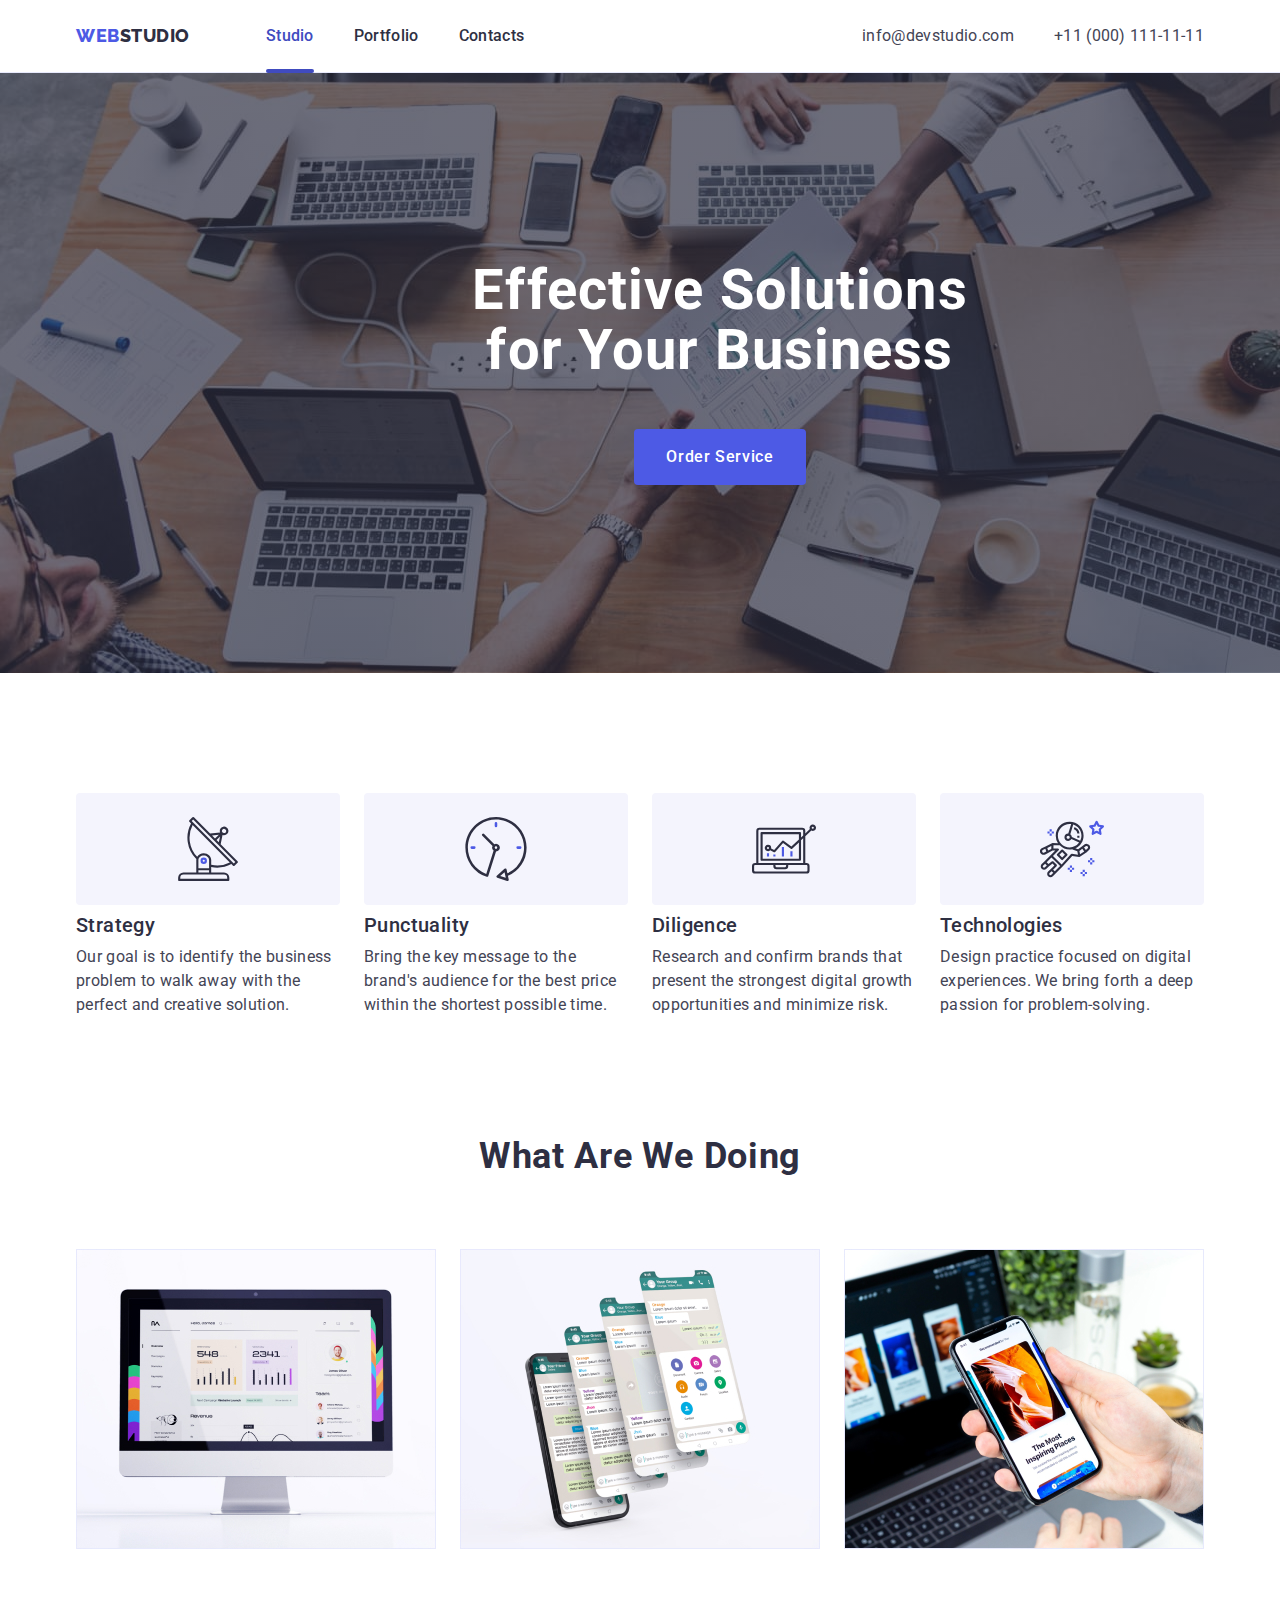
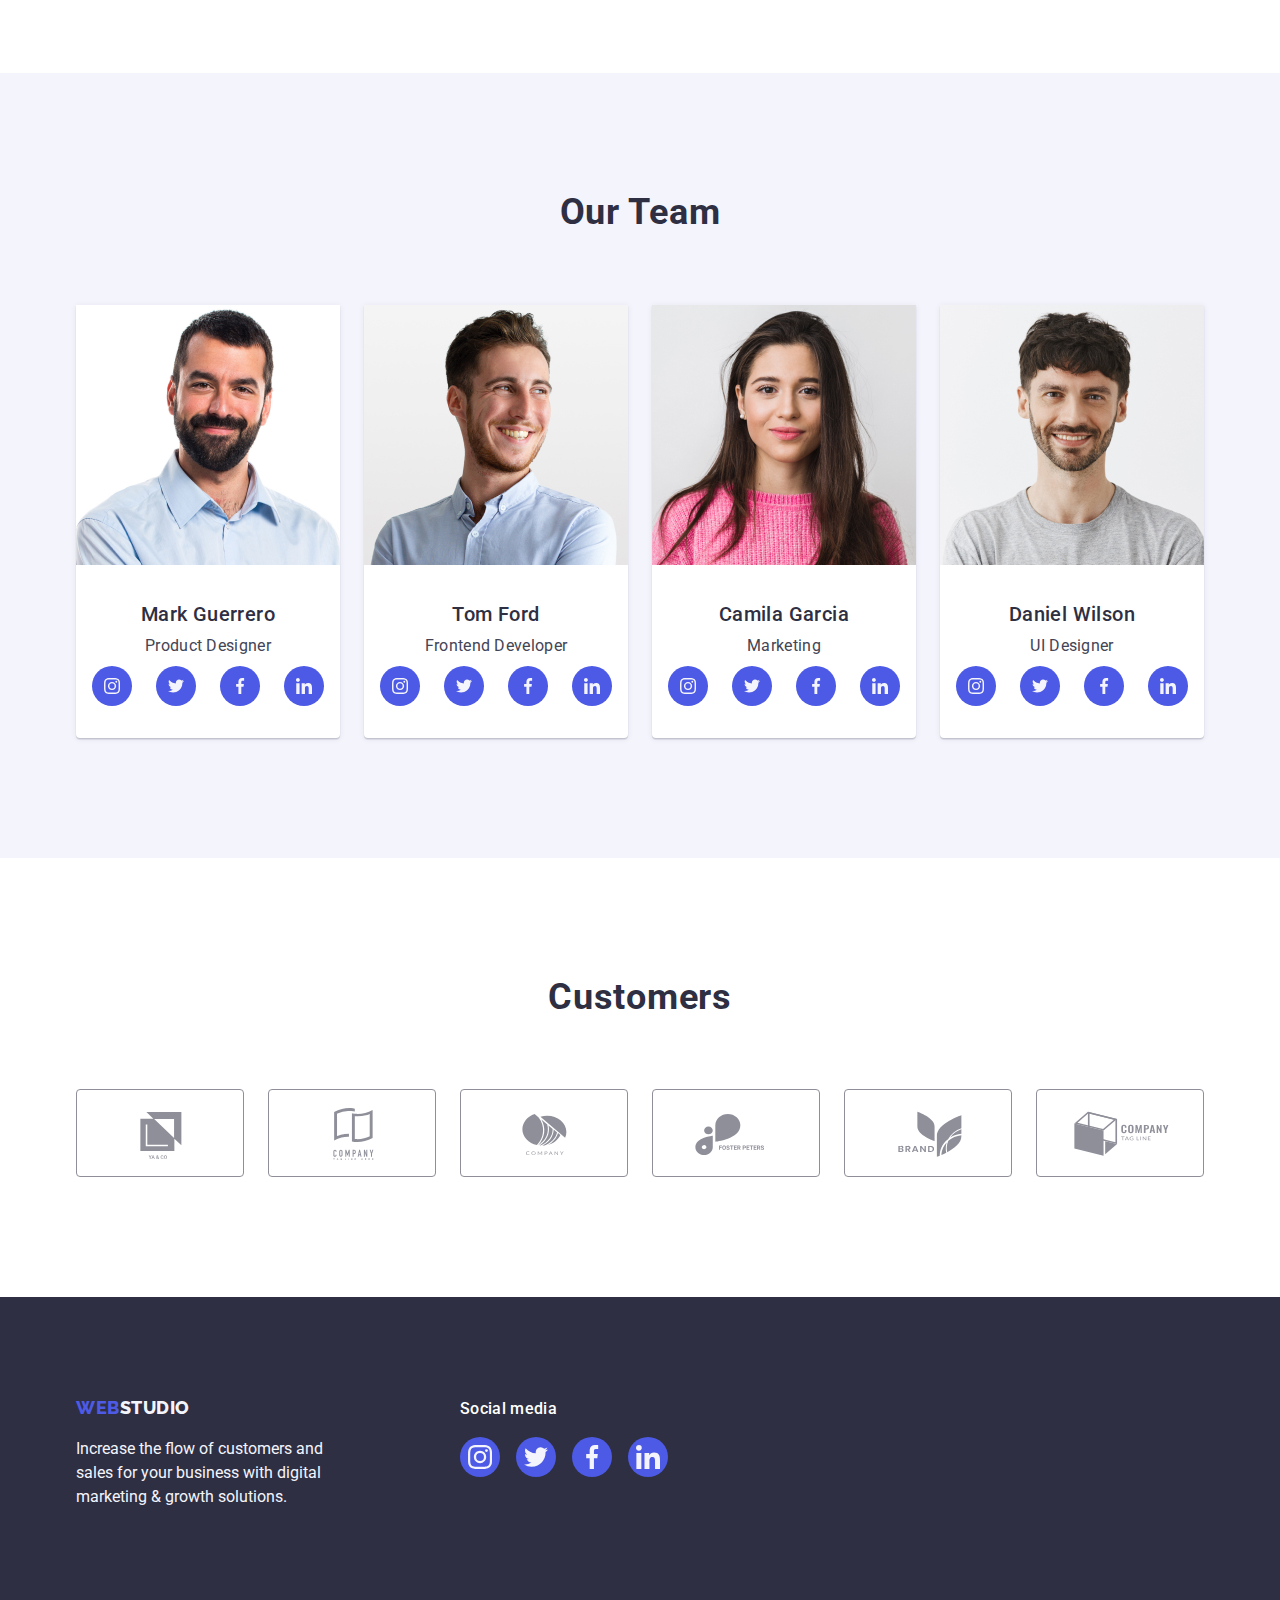
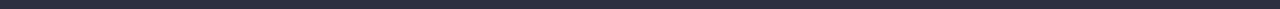
<file: index.html>
<!DOCTYPE html>
<html lang="en">
    <head>
        <meta charset="UTF-8">
        <meta http-equiv="X-UA-Compatible" content="IE=edge">
        <meta name="viewport" content="width=device-width, initial-scale=1.0">
        <link rel="stylesheet" href="https://cdnjs.cloudflare.com/ajax/libs/modern-normalize/1.0.0/modern-normalize.min.css"/>
        <link rel="stylesheet" href="./css/styles.css">
        <title>Web Studio</title>
        <link rel="preconnect" href="https://fonts.googleapis.com" />
        <link rel="preconnect" href="https://fonts.gstatic.com" crossorigin />
        <link href="https://fonts.googleapis.com/css2?family=Raleway:wght@800&family=Roboto:wght@400;500;700;900&display=swap" rel="stylesheet" />
    </head>
<body>
        <header>
            <div class="container header-container">
            <nav class="header-nav">
                <a href="./index.html" class="header-logo link">Web<span>Studio</span></a>
                <ul class="header-list list">
                    <li class="header-item">
                        <a href="./index.html" class="header-link link active-menu">Studio</a>
                    </li>
                    <li class="header-item">
                        <a href="./portfolio.html" class="header-link link">Portfolio</a>
                    </li>
                    <li class="header-item">
                        <a href="" class="header-link link">Contacts</a>
                    </li>
                </ul>
            </nav>
            <address class="header-contact">
                <ul class="header-contact-item list">
                    <li class="header-contact-list">
                        <a href="mailto:info@devstudio.com" class="header-contact-itm">info@devstudio.com</a>
                    </li>
                    <li class="header-contact-list">
                        <a href="tel:+110001111111" class="header-contact-itm">+11 (000) 111-11-11</a>
                    </li>
                </ul>
            </address>
        </div>
    </header>

    <main>
        <section class="order section">
                    <div class="container">
                    <h1 class="order-title">Effective Solutions for Your Business</h1>

                    <button type="button" class="order-btn" data-modal-open>Order Service</button>

                    <div class="backdrop is-hidden" data-modal>
                        <div class="modal">
                            <button data-modal-close class="order-modal-close">
                                <svg width="8" height="8">
                                    <use href="./images/symbol-defs.svg#icon-close"></use>
                                </svg>
                            </button>
                        </div>
                    </div>
                </div>
        </section>

        <section class="features section">
            <div class="container">
                <h2 hidden class="hidden-title">features</h2>
            <ul class="features-list list">
            <li class="features-item">
                <div class="features-icons">
                    <svg class="features-icon" width="64" height="64">
                        <use href="./images/symbol-defs.svg#icon-antenna"></use>
                    </svg>
                </div>

                <h3 class="features-subtitle">Strategy</h3>
                <p class="features-item-text">
                    Our goal is to identify the business problem to walk away with the perfect and creative solution.
                </p>
            </li>
            <li class="features-item">
                <div class="features-icons">
                    <svg class="features-icon" width="64" height="64">
                        <use href="./images/symbol-defs.svg#icon-clock"></use>
                    </svg>
                </div>
                <h3 class="features-subtitle">Punctuality</h3>
                <p class="features-item-text">
                    Bring the key message to the brand's audience for the best price within the shortest possible time.
                </p>
            </li>
            <li class="features-item">
                <div class="features-icons">
                    <svg class="features-icon" width="64" height="64">
                        <use href="./images/symbol-defs.svg#icon-diagram"></use>
                    </svg>
                </div>
                <h3 class="features-subtitle">Diligence</h3>
                <p class="features-item-text">
                    Research and confirm brands that present the strongest digital growth opportunities and minimize risk.
                </p>
            </li>
            <li class="features-item">
                <div class="features-icons">
                    <svg class="features-icon" width="64" height="64">
                        <use href="./images/symbol-defs.svg#icon-astronaut"></use>
                    </svg>
                </div>
                <h3 class="features-subtitle">Technologies</h3>
                <p class="features-item-text">
                    Design practice focused on digital experiences. We bring forth a deep passion for problem-solving.
                </p>
            </li>
            </ul>
        </div>
        </section>

        <section class="about">
            <div class="container">
                <h2 class="about-title">What are we doing</h2>
            <ul class="about-list list">
            <li class="about-item">
                <img src="./images/img-pc.jpg" alt="photo1" width="360" height="300" class="about-img">
            </li>
            <li class="about-item">
                <img src="./images/img-phone.jpg" alt="photo2" width="360" height="300" class="about-img">
            </li>
            <li class="about-item">
                <img src="./images/img-phone2.jpg" alt="photo3" width="360" height="300" class="about-img">
            </li>
        </ul>
        </div>
        </section>

        <section class="team section">
            <div class="container">
                <h2 class="team-title">Our Team</h2>
                <ul class="team-list list">
                <li class="team-list-item">
                    <img src="./images/mark-guerrero.jpg" alt="1" width="264" height="260">
                    <div class="team-list-cover">
                        <h3 class="team-name">Mark Guerrero</h3>
                        <p class="team-item-text">Product Designer</p>

                        <ul class="team-icon-list list">
                            <li class="icon-list-item">
                                <a href="" class="team-icon-link">
                                    <svg class="link-icon" width="16" height="16">
                                        <use href="./images/symbol-defs.svg#icon-instagram"></use>
                                    </svg>
                                </a>
                            </li>
                            <li class="icon-list-item">
                                <a href="" class="team-icon-link">
                                    <svg class="link-icon" width="16" height="16">
                                        <use href="./images/symbol-defs.svg#icon-twitter"></use>
                                    </svg>
                                </a>
                            </li>
                            <li class="icon-list-item">
                                <a href="" class="team-icon-link">
                                    <svg class="link-icon" width="16" height="16">
                                        <use href="./images/symbol-defs.svg#icon-facebook"></use>
                                    </svg>
                                </a>
                            </li>
                            <li class="icon-list-item">
                                <a href="" class="team-icon-link">
                                    <svg class="link-icon" width="16" height="16">
                                        <use href="./images/symbol-defs.svg#icon-linkedin"></use>
                                    </svg>
                                </a>
                            </li>
                        </ul>
                    </div>
                </li>

                <li class="team-list-item">
                    <img src="./images/tom-ford.jpg" alt="2" width="264" height="260">
                    <div class="team-list-cover">
                        <h3 class="team-name">Tom Ford</h3>
                        <p class="team-item-text">Frontend Developer</p>
                        
                        <ul class="team-icon-list list">
                            <li class="icon-list-item">
                                <a href="" class="team-icon-link">
                                    <svg class="link-icon" width="16" height="16">
                                        <use href="./images/symbol-defs.svg#icon-instagram"></use>
                                    </svg>
                                </a>
                            </li>
                            <li class="icon-list-item">
                                <a href="" class="team-icon-link">
                                    <svg class="link-icon" width="16" height="16">
                                        <use href="./images/symbol-defs.svg#icon-twitter"></use>
                                    </svg>
                                </a>
                            </li>
                            <li class="icon-list-item">
                                <a href="" class="team-icon-link">
                                    <svg class="link-icon" width="16" height="16">
                                        <use href="./images/symbol-defs.svg#icon-facebook"></use>
                                    </svg>
                                </a>
                            </li>
                            <li class="icon-list-item">
                                <a href="" class="team-icon-link">
                                    <svg class="link-icon" width="16" height="16">
                                        <use href="./images/symbol-defs.svg#icon-linkedin"></use>
                                    </svg>
                                </a>
                            </li>
                        </ul>

                    </div>
                </li>

                <li class="team-list-item">
                    <img src="./images/camila-garcia.jpg" alt="3" width="264" height="260">
                    <div class="team-list-cover">
                        <h3 class="team-name">Camila Garcia</h3>
                        <p class="team-item-text">Marketing</p>

                        <ul class="team-icon-list list">
                            <li class="icon-list-item">
                                <a href="" class="team-icon-link">
                                    <svg class="link-icon" width="16" height="16">
                                        <use href="./images/symbol-defs.svg#icon-instagram"></use>
                                    </svg>
                                </a>
                            </li>
                            <li class="icon-list-item">
                                <a href="" class="team-icon-link">
                                    <svg class="link-icon" width="16" height="16">
                                        <use href="./images/symbol-defs.svg#icon-twitter"></use>
                                    </svg>
                                </a>
                            </li>
                            <li class="icon-list-item">
                                <a href="" class="team-icon-link">
                                    <svg class="link-icon" width="16" height="16">
                                        <use href="./images/symbol-defs.svg#icon-facebook"></use>
                                    </svg>
                                </a>
                            </li>
                            <li class="icon-list-item">
                                <a href="" class="team-icon-link">
                                    <svg class="link-icon" width="16" height="16">
                                        <use href="./images/symbol-defs.svg#icon-linkedin"></use>
                                    </svg>
                                </a>
                            </li>
                        </ul>
                    </div>
                </li>

                <li class="team-list-item">
                    <img src="./images/daniel-wilson.jpg" alt="4" width="264" height="260">
                    <div class="team-list-cover">
                        <h3 class="team-name">Daniel Wilson</h3>
                        <p class="team-item-text">UI Designer</p>

                        <ul class="team-icon-list list">
                            <li class="icon-list-item">
                                <a href="" class="team-icon-link">
                                    <svg class="link-icon" width="16" height="16">
                                        <use href="./images/symbol-defs.svg#icon-instagram"></use>
                                    </svg>
                                </a>
                            </li>
                            <li class="icon-list-item">
                                <a href="" class="team-icon-link">
                                    <svg class="link-icon" width="16" height="16">
                                        <use href="./images/symbol-defs.svg#icon-twitter"></use>
                                    </svg>
                                </a>
                            </li>
                            <li class="icon-list-item">
                                <a href="" class="team-icon-link">
                                    <svg class="link-icon" width="16" height="16">
                                        <use href="./images/symbol-defs.svg#icon-facebook"></use>
                                    </svg>
                                </a>
                            </li>
                            <li class="icon-list-item">
                                <a href="" class="team-icon-link">
                                    <svg class="link-icon" width="16" height="16">
                                        <use href="./images/symbol-defs.svg#icon-linkedin"></use>
                                    </svg>
                                </a>
                            </li>
                        </ul>
                    </div>
                </li>
                
            </ul>
            </div>
        </section>

        <section class="customers section">
            <div class="container">
                <h2 class="customers-title">Customers</h2>
                <ul class="customers-list list">
                        <li class="customers-item">
                            <a href="" class="customers-link link">
                            <svg class="company-icon" width="104" height="56">
                                <use href="./images/company-icon.svg#icon-ya-co"></use>
                            </svg>
                            </a>
                    </li>
                    <li class="customers-item">
                        <a href="" class="customers-link link">
                        <svg class="company-icon" width="104" height="56">
                            <use href="./images/company-icon.svg#icon-tagline"></use>
                        </svg>
                        </a>
                    </li>
                    <li class="customers-item">
                        <a href="" class="customers-link link">
                        <svg class="company-icon" width="104" height="56">
                            <use href="./images/company-icon.svg#icon-company"></use>
                        </svg>
                        </a>
                    </li>
                    <li class="customers-item">
                        <a href="" class="customers-link link">
                        <svg class="company-icon" width="104" height="56">
                            <use href="./images/company-icon.svg#icon-foster-peters"></use>
                        </svg>
                        </a>
                    </li>
                    <li class="customers-item">
                        <a href="" class="customers-link link">
                        <svg class="company-icon" width="104" height="56">
                            <use href="./images/company-icon.svg#icon-brand"></use>
                        </svg>
                        </a>
                    </li>
                    <li class="customers-item">
                        <a href="" class="customers-link link">
                        <svg class="company-icon" width="104" height="56">
                            <use href="./images/company-icon.svg#icon-company-tag"></use>
                        </svg>
                        </a>
                    </li>
                </ul>
            </div>
        </section>
    </main>

    <footer class="footer">
        <div class="container footer-container">
            <div class="footer-wrapper">
            <a href="./index.html" class="footer-logo link">Web<span class="footer-logo-span">Studio</span></a>
        <p class="footer-text">Increase the flow of customers and sales for your business with digital marketing & growth solutions.</p>
        </div>
            <div class="footer-social">
                <h3 class="footer-social-title">Social media</h3>
                <ul class="footer-social-list list">
                    <li class="footer-icon-item">
                        <a href="" class="footer-icon-link">
                            <svg class="footer-icon" width="24" height="24">
                                <use href="./images/symbol-defs.svg#icon-instagram"></use>
                            </svg>
                        </a>
                    </li>
                    <li class="footer-icon-item">
                        <a href="" class="footer-icon-link">
                            <svg class="footer-icon" width="24" height="24">
                                <use href="./images/symbol-defs.svg#icon-twitter"></use>
                            </svg>
                        </a>
                    </li>
                    <li class="footer-icon-item">
                        <a href="" class="footer-icon-link">
                            <svg class="footer-icon" width="24" height="24">
                                <use href="./images/symbol-defs.svg#icon-facebook"></use>
                            </svg>
                        </a>
                    </li>
                    <li class="footer-icon-item">
                        <a href="" class="footer-icon-link">
                            <svg class="footer-icon" width="24" height="24">
                                <use href="./images/symbol-defs.svg#icon-linkedin"></use>
                            </svg>
                        </a>
                    </li>
                </ul>
            </div>
        </div>
    </footer>

    <script src="./js/modal.js"></script>
</body>
</html>
</file>
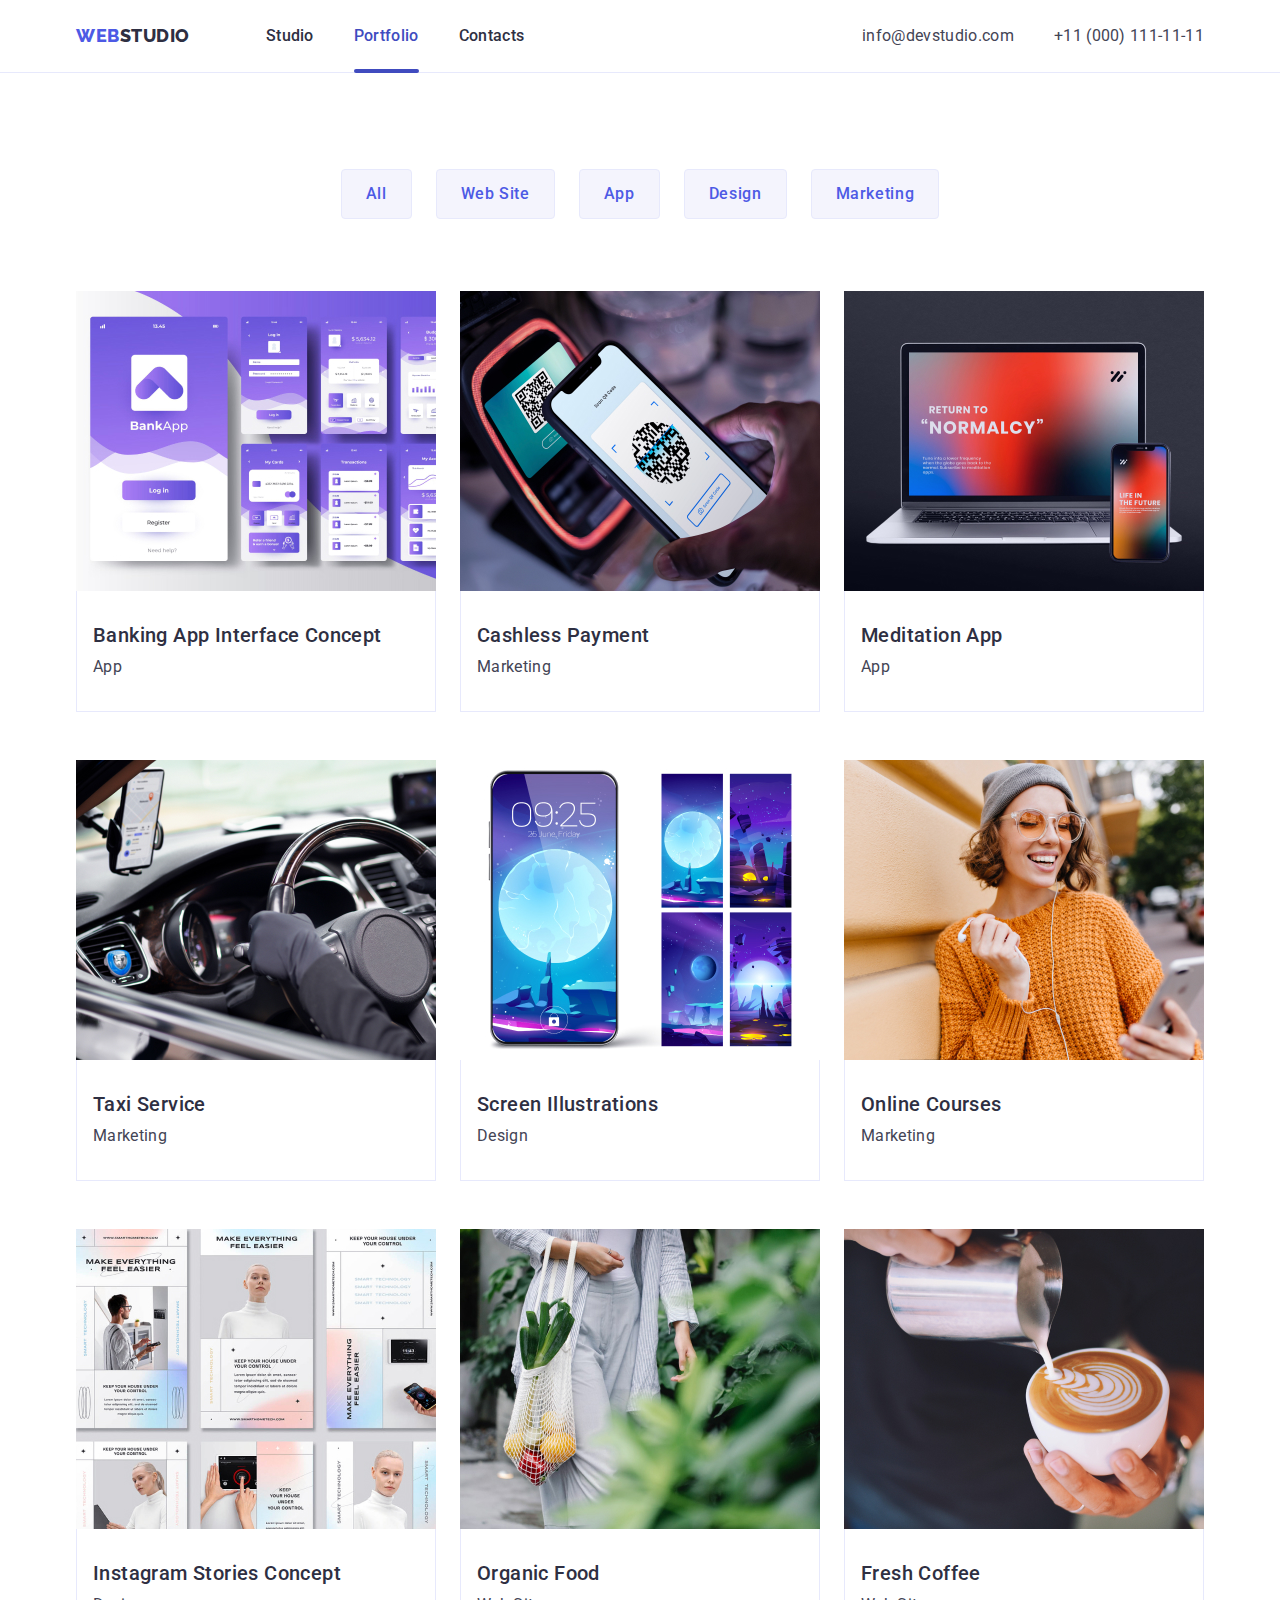
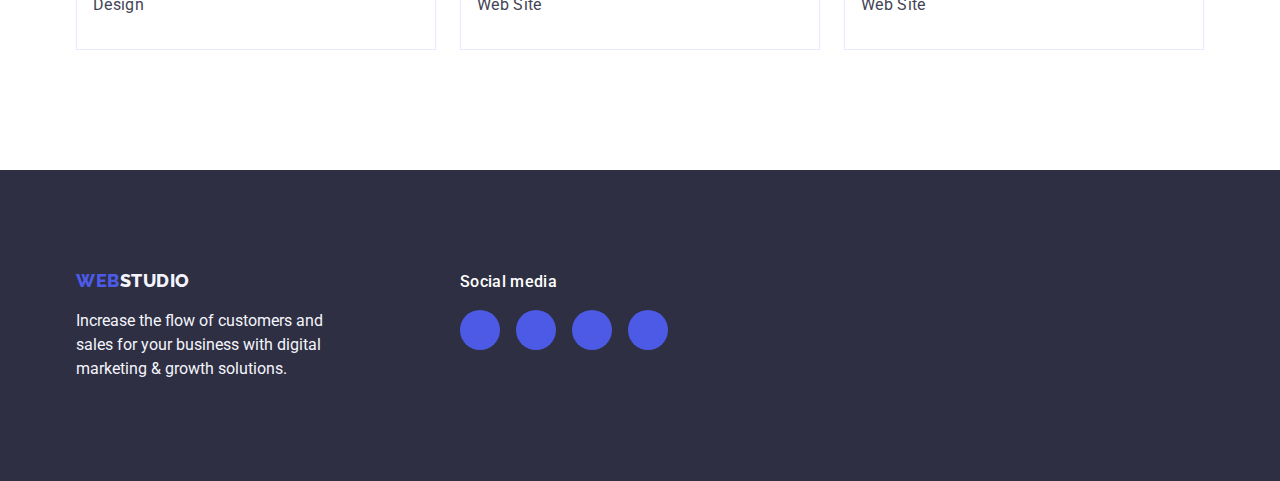
<file: portfolio.html>
<!DOCTYPE html>
<html lang="en">
<head>
    <meta charset="UTF-8">
        <meta http-equiv="X-UA-Compatible" content="IE=edge">
        <meta name="viewport" content="width=device-width, initial-scale=1.0">
        <link rel="stylesheet" href="https://cdnjs.cloudflare.com/ajax/libs/modern-normalize/1.0.0/modern-normalize.min.css"/>
        <link rel="stylesheet" href="./css/styles.css">
        <title>Portfolio</title>
        <link rel="preconnect" href="https://fonts.googleapis.com" />
        <link rel="preconnect" href="https://fonts.gstatic.com" crossorigin />
        <link href="https://fonts.googleapis.com/css2?family=Raleway:wght@800&family=Roboto:wght@400;500;700;900&display=swap" rel="stylesheet" />
</head>
<body>
    <header>
        <div class="container header-container">
        <nav class="header-nav">
            <a href="./index.html" class="header-logo link">Web<span>Studio</span></a>
            <ul class="header-list list">
                <li class="header-item">
                    <a href="./index.html" class="header-link link">Studio</a>
                </li>
                <li class="header-item">
                    <a href="./portfolio.html" class="header-link link active-menu">Portfolio</a>
                </li>
                <li class="header-item">
                    <a href="" class="header-link link">Contacts</a>
                </li>
            </ul>
        </nav>
        <address class="header-contact">
            <ul class="header-contact-item list">
                <li class="header-contact-list">
                    <a href="mailto:info@devstudio.com" class="header-contact-itm">info@devstudio.com</a>
                </li>
                <li class="header-contact-list">
                    <a href="tel:+110001111111" class="header-contact-itm">+11 (000) 111-11-11</a>
                </li>
            </ul>
        </address>
    </div>
</header>

<main>
    <section class="portfolio">
        <div class="container">
            <h1 hidden>Service</h1>
        <ul class="portfolio-list-btn list">
            <li class="portfolio-item-btn"><button type="button" class="portfolio-btn">All</button></li>
            <li class="portfolio-item-btn"><button type="button" class="portfolio-btn">Web Site</button></li>
            <li class="portfolio-item-btn"><button type="button" class="portfolio-btn">App</button></li>
            <li class="portfolio-item-btn"><button type="button" class="portfolio-btn">Design</button></li>
            <li class="portfolio-item-btn"><button type="button" class="portfolio-btn">Marketing</button></li>
        </ul>

        <ul class="portfolio-list list"> 

        <li class="portfolio-item">
                <a href="" class="portfolio-link link">
                <div class="img-hover">
                    <img src="./images/banking-app.jpg" alt="Banking App Interface" class="portfolio-img-list" width="360" height="300">
                    <p class="img-hover-text">14 Stylish and User-Friendly App Design Concepts · Task Manager App · Calorie Tracker App · Exotic Fruit Ecommerce App · Cloud Storage App</p>
                </div>
                    <div class="portfolio-item-text">
                        <h2 class="portfolio-subtitle">Banking App Interface Concept</h2>
                        <p class="portfolio-text">App</p>
                    </div>
                </a>
        </li>

        <li class="portfolio-item">
                <a href="" class="portfolio-link link">
                    <div class="img-hover">
                        <img src="./images/cashless-payment.jpg" alt="cashless-payment" class="portfolio-img-list" width="360" height="300">
                        <p class="img-hover-text">14 Stylish and User-Friendly App Design Concepts · Task Manager App · Calorie Tracker App · Exotic Fruit Ecommerce App · Cloud Storage App</p>
                    </div>
                    <div class="portfolio-item-text">
                        <h2 class="portfolio-subtitle">Cashless Payment</h2>
                        <p class="portfolio-text">Marketing</p>
                    </div>
                </a>
        </li>
        <li class="portfolio-item">
                <a href="" class="portfolio-link link">
                    <div class="img-hover">
                        <img src="./images/meditaion-app.jpg" alt="meditaion-app" class="portfolio-img-list" width="360" height="300">
                        <p class="img-hover-text">14 Stylish and User-Friendly App Design Concepts · Task Manager App · Calorie Tracker App · Exotic Fruit Ecommerce App · Cloud Storage App</p>
                    </div>
                    <div class="portfolio-item-text">
                        <h2 class="portfolio-subtitle">Meditation App</h2>
                        <p class="portfolio-text">App</p>
                    </div>
                </a>
        </li>
        <li class="portfolio-item">
                <a href="" class="portfolio-link link">
                    <div class="img-hover">
                        <img src="./images/taxi-service.jpg" alt="Taxi Service" class="portfolio-img-list" width="360" height="300">
                        <p class="img-hover-text">14 Stylish and User-Friendly App Design Concepts · Task Manager App · Calorie Tracker App · Exotic Fruit Ecommerce App · Cloud Storage App</p>
                    </div>
                    <div class="portfolio-item-text">
                        <h2 class="portfolio-subtitle">Taxi Service</h2>
                        <p class="portfolio-text">Marketing</p>
                    </div>
                </a>
        </li>
        <li class="portfolio-item">
                <a href="" class="portfolio-link link">
                    <div class="img-hover">
                        <img src="./images/screen-illustrations.jpg" alt="Screen Illustrations" class="portfolio-img-list" width="360" height="300">
                        <p class="img-hover-text">14 Stylish and User-Friendly App Design Concepts · Task Manager App · Calorie Tracker App · Exotic Fruit Ecommerce App · Cloud Storage App</p>
                    </div>
                    <div class="portfolio-item-text">
                        <h2 class="portfolio-subtitle">Screen Illustrations</h2>
                        <p class="portfolio-text">Design</p>
                    </div>
                </a>
        </li>
        <li class="portfolio-item">
                <a href="" class="portfolio-link link">
                    <div class="img-hover">
                        <img src="./images/online-courses.jpg" alt="Online Courses" class="portfolio-img-list" width="360" height="300">
                        <p class="img-hover-text">14 Stylish and User-Friendly App Design Concepts · Task Manager App · Calorie Tracker App · Exotic Fruit Ecommerce App · Cloud Storage App</p>
                    </div>
                    <div class="portfolio-item-text">
                        <h2 class="portfolio-subtitle">Online Courses</h2>
                        <p class="portfolio-text">Marketing</p>
                    </div>
                </a>
        </li>
        <li class="portfolio-item">
                <a href="" class="portfolio-link link">
                    <div class="img-hover">
                        <img src="./images/instagram-stories-concept.jpg" alt="Instagram Stories Concept" class="portfolio-img-list" width="360" height="300">
                        <p class="img-hover-text">14 Stylish and User-Friendly App Design Concepts · Task Manager App · Calorie Tracker App · Exotic Fruit Ecommerce App · Cloud Storage App</p>
                    </div>
                    <div class="portfolio-item-text">
                        <h2 class="portfolio-subtitle">Instagram Stories Concept</h2>
                        <p class="portfolio-text">Design</p>
                    </div>
                </a>
        </li>
        <li class="portfolio-item">
                <a href="" class="portfolio-link link">
                    <div class="img-hover">
                        <img src="./images/organic-food.jpg" alt="Organic Food" class="portfolio-img-list" width="360" height="300">
                        <p class="img-hover-text">14 Stylish and User-Friendly App Design Concepts · Task Manager App · Calorie Tracker App · Exotic Fruit Ecommerce App · Cloud Storage App</p>
                    </div>
                    <div class="portfolio-item-text">
                        <h2 class="portfolio-subtitle">Organic Food</h2>
                        <p class="portfolio-text">Web Site</p>
                    </div>
                </a>
        </li>
        <li class="portfolio-item">
                <a href="" class="portfolio-link link">
                    <div class="img-hover">
                        <img src="./images/fresh-coffe.jpg" alt="Fresh Coffee" class="portfolio-img-list" width="360" height="300">
                        <p class="img-hover-text">14 Stylish and User-Friendly App Design Concepts · Task Manager App · Calorie Tracker App · Exotic Fruit Ecommerce App · Cloud Storage App</p>
                    </div>
                    <div class="portfolio-item-text">
                        <h2 class="portfolio-subtitle">Fresh Coffee</h2>
                        <p class="portfolio-text">Web Site</p>
                    </div>
                </a>
        </li>
        </ul>
        </div>
    </section>
</main>

<footer class="footer">
    <div class="container footer-container">
        <div class="footer-wrapper">
        <a href="./index.html" class="footer-logo link">Web<span class="footer-logo-span">Studio</span></a>
    <p class="footer-text">Increase the flow of customers and sales for your business with digital marketing & growth solutions.</p>
    </div>
        <div class="footer-social">
            <h3 class="footer-social-title">Social media</h3>
            <ul class="footer-social-list list">
                <li class="footer-icon-item">
                    <a href="" class="footer-icon-link">
                        <svg class="footer-icon" width="16" height="16">
                            <use href="./images/symbol-defs.svg#icon-team-instagram"></use>
                        </svg>
                    </a>
                </li>
                <li class="footer-icon-item">
                    <a href="" class="footer-icon-link">
                        <svg class="footer-icon" width="16" height="16">
                            <use href="./images/symbol-defs.svg#icon-team-twitter"></use>
                        </svg>
                    </a>
                </li>
                <li class="footer-icon-item">
                    <a href="" class="footer-icon-link">
                        <svg class="footer-icon" width="16" height="16">
                            <use href="./images/symbol-defs.svg#icon-team-facebook"></use>
                        </svg>
                    </a>
                </li>
                <li class="footer-icon-item">
                    <a href="" class="footer-icon-link">
                        <svg class="footer-icon" width="16" height="16">
                            <use href="./images/symbol-defs.svg#icon-team-linkedin"></use>
                        </svg>
                    </a>
                </li>
            </ul>
        </div>
    </div>
</footer>

</body>
</html>
</file>
<file: css/styles.css>
:root {
    --color-background: #ffffff;
    --color-iris: #4d5ae5;
    --color-background-btn: #404bbf;
    --color-background-main: #2e2f42;
    --color-main: #434455;
    --color-cloud: #f4f4fd;
    --color-corn: #E7E9FC;
    --color-light-gray: #8E8F99;
    --color-emerald: #31D0AA;
}

body {
    color: var(--color-main);
    background-color: var(--color-background);
    font-family: 'Roboto', sans-serif;
    margin: 0 auto;
    padding: 0;
}

.link {
    text-decoration: none;
}

.list {
    list-style: none;
}

.container {
    max-width: 1158px;
    padding-left: 15px;
    padding-right: 15px;
    margin-left: auto;
    margin-right: auto;
}

.section {
    padding-top: 120px;
    padding-bottom: 120px;
}

ul, li, h3, h2, h1, p{
    margin: 0;
    padding: 0;
}

/* header */

header {
    border-bottom: 1px solid var(--color-corn);
    background-color: var(--color-background);
}

.header-container {
    display: flex;
    justify-content: space-between; 
    padding-top: 24px;
    padding-bottom: 24px;
}

.header-nav {
    display: flex;
    align-items: center;
}

.header-contact-item {
    display: flex;
    align-items: center;
}

.header-list {
    display: flex;
}

.header-logo {
    display: flex;
    margin-right: 76px;

    font-family: 'Raleway', sans-serif;
    font-weight: 800;
    font-size: 18px;
    line-height: 1.17;
    letter-spacing: 0.03em;
    text-transform: uppercase;
    color: var(--color-iris);
    text-decoration: none;
}

.header-item {
}

.header-item:not(:last-child) {
    margin-right: 40px;
}

.header-link {
    display: block;
    font-weight: 500;
    font-size: 16px;
    line-height: 1.5;
    letter-spacing: 0.02em;
    color: var(--color-background-main);

    transition: 250ms cubic-bezier(0.4, 0, 0.2, 1);
}

.header-link:is(:hover, :focus) {
    color: var(--color-background-btn);
}

.header-contact {
    display: flex;
}

.header-contact-list {
}

.header-contact-list:not(:last-child) {
    margin-right: 40px;
}

.header-contact-itm {
    text-decoration: none;
    font-style: normal;
    font-size: 16px;
    line-height: 1.5;
    letter-spacing: 0.02em;
    color: var(--color-main);
    
    transition: 250ms cubic-bezier(0.4, 0, 0.2, 1);
}

.header-contact-itm:is(:hover, :focus) {
    color: var(--color-background-btn);
}

span {
    color: var(--color-background-main);
    text-decoration: none;
}

.active-menu {
    position: relative;
    color: var(--color-background-btn);
}

.active-menu::after {
    top: 45px;
    position: absolute;
    border-bottom: 4px solid var(--color-background-btn);
    display: block;
    content: '';
    width: 100%;
    border-radius: 2px;
}

/* header */

/* order */

.order {
    text-align: center;
    padding-top: 188px;
    padding-bottom: 188px;

    background-color: var(--color-background-main);
    background-image: linear-gradient(
        rgba(46, 47, 66, 0.7),
        rgba(46, 47, 66, 0.7)
    ),
    url(../images/people-office.jpg) ;
    
    background-repeat: no-repeat;
    background-position: center;
    width: 1440px;
    margin-right: auto;
    margin-left: auto;
    background-size: cover;
}

.order-title {
    font-size: 56px;
    line-height: 1.07;
    text-align: center;
    letter-spacing: 0.02em;
    color: var(--color-background);

    width: 496px;
    margin: 0 auto;
}

.order-btn {
    border-radius: 4px;
    padding: 16px 32px;
    border: none;
    text-align: center;
    margin-top: 48px;
    transition: 250ms cubic-bezier(0.4, 0, 0.2, 1);

    background-color: var(--color-iris);
    font-family: "Roboto", sans-serif;
    font-weight: 500;
    font-size: 16px;
    line-height: 1.5;
    letter-spacing: 0.04em;
    color: var(--color-background);
    cursor: pointer;

    background: #4D5AE5;
    background-color: var(--color-iris);
}

.order-btn:is(:hover, :focus) {
    background-color: var(--color-background-btn);
}

.backdrop {
    position: fixed;
    top: 0;
    left: 0;
    width: 100%;
    height: 100%;
    background-color: rgba(46, 47, 66, 0.4);

    transition: opacity 250ms cubic-bezier(0.4, 0, 0.2, 1);
    opacity: 1;
}

.backdrop.is-hidden {
    opacity: 0;
    pointer-events: none;
}

.modal {
    display: flex;
    justify-content: flex-end;
    position: absolute;
    top: 50%;
    left: 50%;
    transform: translate(-50%, -50%) scale(1);

    min-height: 576px;
    min-width: 408px;

    background-color: #ffffff;
    border-radius: 4px;
}

.order-modal-close {
    border: 1px solid rgba(0, 0, 0, 0.1);
    background-color: var(--color-corn);
    border-radius: 50%;

    width: 24px;
    height: 24px;

    cursor: pointer;
    position: absolute;
    display: flex;
    justify-content: center;
    align-items: center;
    top: 24px;
    right: 24px;
}

.order-modal-close:is(:hover, :focus) {
    background-color: var(--color-background-btn);
    fill: var(--color-background);
    transition: 250ms cubic-bezier(0.4, 0, 0.2, 1);
}

/* order */

/* features */

.features {
    
}   

.hidden-title {
}

.features-list {
    display: flex;
}

.features-item {
    max-width: calc((100% - 72px) / 4);
}

.features-item:not(:last-child) {
    margin-right: 24px;
}

.features-subtitle {
    margin-bottom: 8px;

    font-family: 'Roboto';
    font-style: normal;
    font-weight: 500;
    font-size: 20px;
    line-height: 1.2;
    letter-spacing: 0.02em;
    color: var(--color-background-main);
}

.features-item-text {
    max-height: 72px;

    font-size: 16px;
    line-height: 1.5;
    letter-spacing: 0.02em;
    color: var(--color-main);
}

.features-icons {
    display: flex;
    justify-content: center;
    align-items: center;
    
    height: 112px;
    background-color: var(--color-cloud);
    border-radius: 4px;

    margin-bottom: 8px;
}

.features-icon {

}


/* features */

/* about */

.about {
    padding-bottom: 120px;
}

.about-title {
    font-size: 36px;
    line-height: 1.11;
    letter-spacing: 0.02em;
    text-transform: capitalize;
    color: var(--color-background-main);
    text-align: center;
}

.about-list {
    display: flex;
    margin-top: 72px;
}

.about-img {
}

.about-item {

}

.about-item:not(:last-child) {
    margin-right: 24px;
}

/* about */

/* team */

.team {
    background-color: var(--color-cloud);
}

.team-title {
    font-size: 36px;
    line-height: 1.11;
    text-align: center;
    letter-spacing: 0.02em;
    text-transform: capitalize;
    color: var(--color-background-main);
    margin-bottom: 72px;
}

.team-list {
    display: flex;
}

.team-list-item {
    background-color: var(--color-background);
    box-shadow: 0px 1px 6px rgba(46, 47, 66, 0.08), 0px 1px 1px rgba(46, 47, 66, 0.16), 0px 2px 1px rgba(46, 47, 66, 0.08);
border-radius: 0px 0px 4px 4px;
}

.team-list-item:not(:last-child) {
    margin-right: 24px;
}

.team-name {
    font-weight: 500;
    font-size: 20px;
    line-height: 1.2;
    letter-spacing: 0.02em;
    color: var(--color-background-main);

    text-align: center;
    margin-bottom: 8px;
}

.team-list-cover {
    padding-top: 32px;
    padding-bottom: 32px;
    
}

.team-item-text {
    font-size: 16px;
    line-height: 1.5;
    letter-spacing: 0.02em;
    color: var(--color-main);

    text-align: center;
    margin-bottom: 8px;
}

.team-icon-list {
    display: flex;
    justify-content: center;
    gap: 24px;
    
}

.icon-list-item {
}

.team-icon-link {
    display: flex;
    justify-content: center;
    align-items: center;
    width: 40px;
    height: 40px;
    border-radius: 50%;
    background-color: var(--color-iris);

    transition: 250ms cubic-bezier(0.4, 0, 0.2, 1);
}

.team-icon-link:is(:hover, :focus) {
    background-color: var(--color-background-btn);
}

.link-icon {
    fill: var(--color-cloud);
    
}

/* team */

/* Customers */

.customers {
}

.customers-title {
    font-size: 36px;
    line-height: 1.11;
    text-align: center;
    letter-spacing: 0.02em;
    text-transform: capitalize;
    color: var(--color-background-main);

    margin-bottom: 72px;
}

.customers-list {
    display: flex;
    gap: 24px;
    
}

.customers-item {
    width: calc((100% - 120px) / 6);
    
}

.customers-link {
    display: flex;
    align-items: center;
    justify-content: center;
    height: 88px;
    
    transition: 250ms cubic-bezier(0.4, 0, 0.2, 1);

    fill: var(--color-light-gray);
    border-radius: 4px;
    border: 1px solid var(--color-light-gray);
}

.company-icon {
    color: currentColor;
}

.customers-link:is(:hover, :focus) {
    border: 1px solid var(--color-background-btn);
    fill: var(--color-background-btn);
    color: var(--color-background-btn);
    transition: opacity 250ms cubic-bezier(0.4, 0, 0.2, 1);
}

/* Customers */

/* footer */

.footer {
    background-color: var(--color-background-main);
    padding-top: 100px;
    padding-bottom: 100px;
}

.footer-container {
    display: flex;
    gap: 120px;
}

.footer-wrapper {
    width: 264px;
    
}

.footer-logo {
    font-family: 'Raleway', sans-serif;
    font-weight: 800;
    font-size: 18px;
    line-height: 1.17;
    letter-spacing: 0.03em;
    text-transform: uppercase;
    color: var(--color-iris);
    text-decoration: none;
}


.footer-logo-span {
    color: var(--color-cloud);
}

.footer-text {
    line-height: 1.5;
    margin-top: 18px;
    color: var(--color-cloud);
}

.footer-social-title {
    font-weight: 500;
    font-size: 16px;
    line-height: 1.5;
    letter-spacing: 0.02em;
    color: var(--color-background);

    margin-bottom: 16px;
}

.footer-social-list {
    display: flex;
    gap: 16px;
}

.footer-icon-item {
}

.footer-icon-link {
    display: flex;
    justify-content: center;
    align-items: center;

    width: 40px;
    height: 40px;
    border-radius: 50%;
    background-color: var(--color-iris);

    transition: 250ms cubic-bezier(0.4, 0, 0.2, 1);
}

.footer-icon-link:is(:hover, :focus) {
    background-color: var(--color-emerald);
}

.footer-icon {
    fill: var(--color-cloud);
}


/* footer */

/* portfolio */

.portfolio {
    padding-top: 96px;
    padding-bottom: 120px;
}

.portfolio-list-btn {
    display: flex;
    justify-content: center;
}

.portfolio-item-btn {
    
}

.portfolio-item-btn:not(:last-child) {
    margin-right: 24px;
}

.portfolio-btn {
    border: 1px solid var(--color-corn);
    border-radius: 4px;
    background-color: var(--color-cloud);
    padding: 12px 24px;
    transition: 250ms cubic-bezier(0.4, 0, 0.2, 1);

    font-family: 'Roboto', sans-serif;
    font-weight: 500;
    font-size: 16px;
    line-height: 1.5;
    letter-spacing: 0.04em;
    color: var(--color-iris);
    background-color: var(--color-cloud);
    cursor: pointer;

}

.portfolio-btn:is(:hover, :focus) {
    background-color: var(--color-background-btn);
    color: var(--color-background);
    box-shadow: 0px 3px 1px rgba(0, 0, 0, 0.1), 0px 2px 1px rgba(0, 0, 0, 0.08), 0px 2px 2px rgba(0, 0, 0, 0.12);
    border-radius: 4px;
    border: 1px solid var(--color-background-btn);
}

.portfolio-list {
    margin-top: 72px;
    flex-wrap: wrap;
    display: flex;
}

.portfolio-link {
    display: block;
    transition: 250ms cubic-bezier(0.4, 0, 0.2, 1);
}

.portfolio-link:is(:hover, :focus) {
    box-shadow: 0px 1px 6px rgba(46, 47, 66, 0.08), 0px 1px 1px rgba(46, 47, 66, 0.16), 0px 2px 1px rgba(46, 47, 66, 0.08);
}

.portfolio-item {
    margin-bottom: 48px;
    margin-right: 24px;
}


.portfolio-item:nth-child(7) {
    margin-bottom: 0;
}

.portfolio-item:nth-child(8) {
    margin-bottom: 0;
}

.portfolio-item:nth-child(9) {
    margin-bottom: 0;
}

.portfolio-item:nth-child(3) {
    margin-right: 0;
}

.portfolio-item:nth-child(6) {
    margin-right: 0;
}

.portfolio-item:nth-child(9) {
    margin-right: 0;
}

.portfolio-subtitle {
    font-weight: 500;
    font-size: 20px;
    line-height: 1.2;
    letter-spacing: 0.02em;
    color: var(--color-background-main);

    margin-bottom: 8px;
}

.portfolio-text {

    font-size: 16px;
    line-height: 1.5;
    letter-spacing: 0.02em;
    color: var(--color-main);
}


.portfolio-link {
}

.portfolio-item-text {
    border: 1px solid var(--color-corn);
    border-top: none;
}


.portfolio-img-list {
    display: block;
}

.portfolio-item-text {
    padding-top: 32px;
    padding-bottom: 32px;
    padding-left: 16px;
}

.img-hover {
    position: relative;
    overflow: hidden;
}

/* .img-hover::before {
    display: inline-block;
    content: '';

    position: absolute;
    top: 0;
    left: 0;
    width: 100%;
    height: 100%;
    background-color: var(--color-iris);

    transform: translateY(100%);
    transition: transform 250ms cubic-bezier(0.4, 0, 0.2, 1);
}

.portfolio-item:hover .img-hover::before {
    transform: translateY(0);
} */

.img-hover-text {
    position: absolute;
    top: 0;
    bottom: 0;
    width: 100%;
    height: 100%;
    padding-left: 32px;
    padding-right: 32px;
    padding-top: 40px;

    font-size: 16px;
    line-height: 1.5;
    letter-spacing: 0.02em;
    color: var(--color-cloud);
    background-color: var(--color-iris);

    transform: translateY(100%);
    transition: transform 250ms cubic-bezier(0.4, 0, 0.2, 1);
}

.portfolio-item:is(:hover, :focus) .img-hover-text {
    transform: translateY(0);
}



/* portfolio */
</file>
